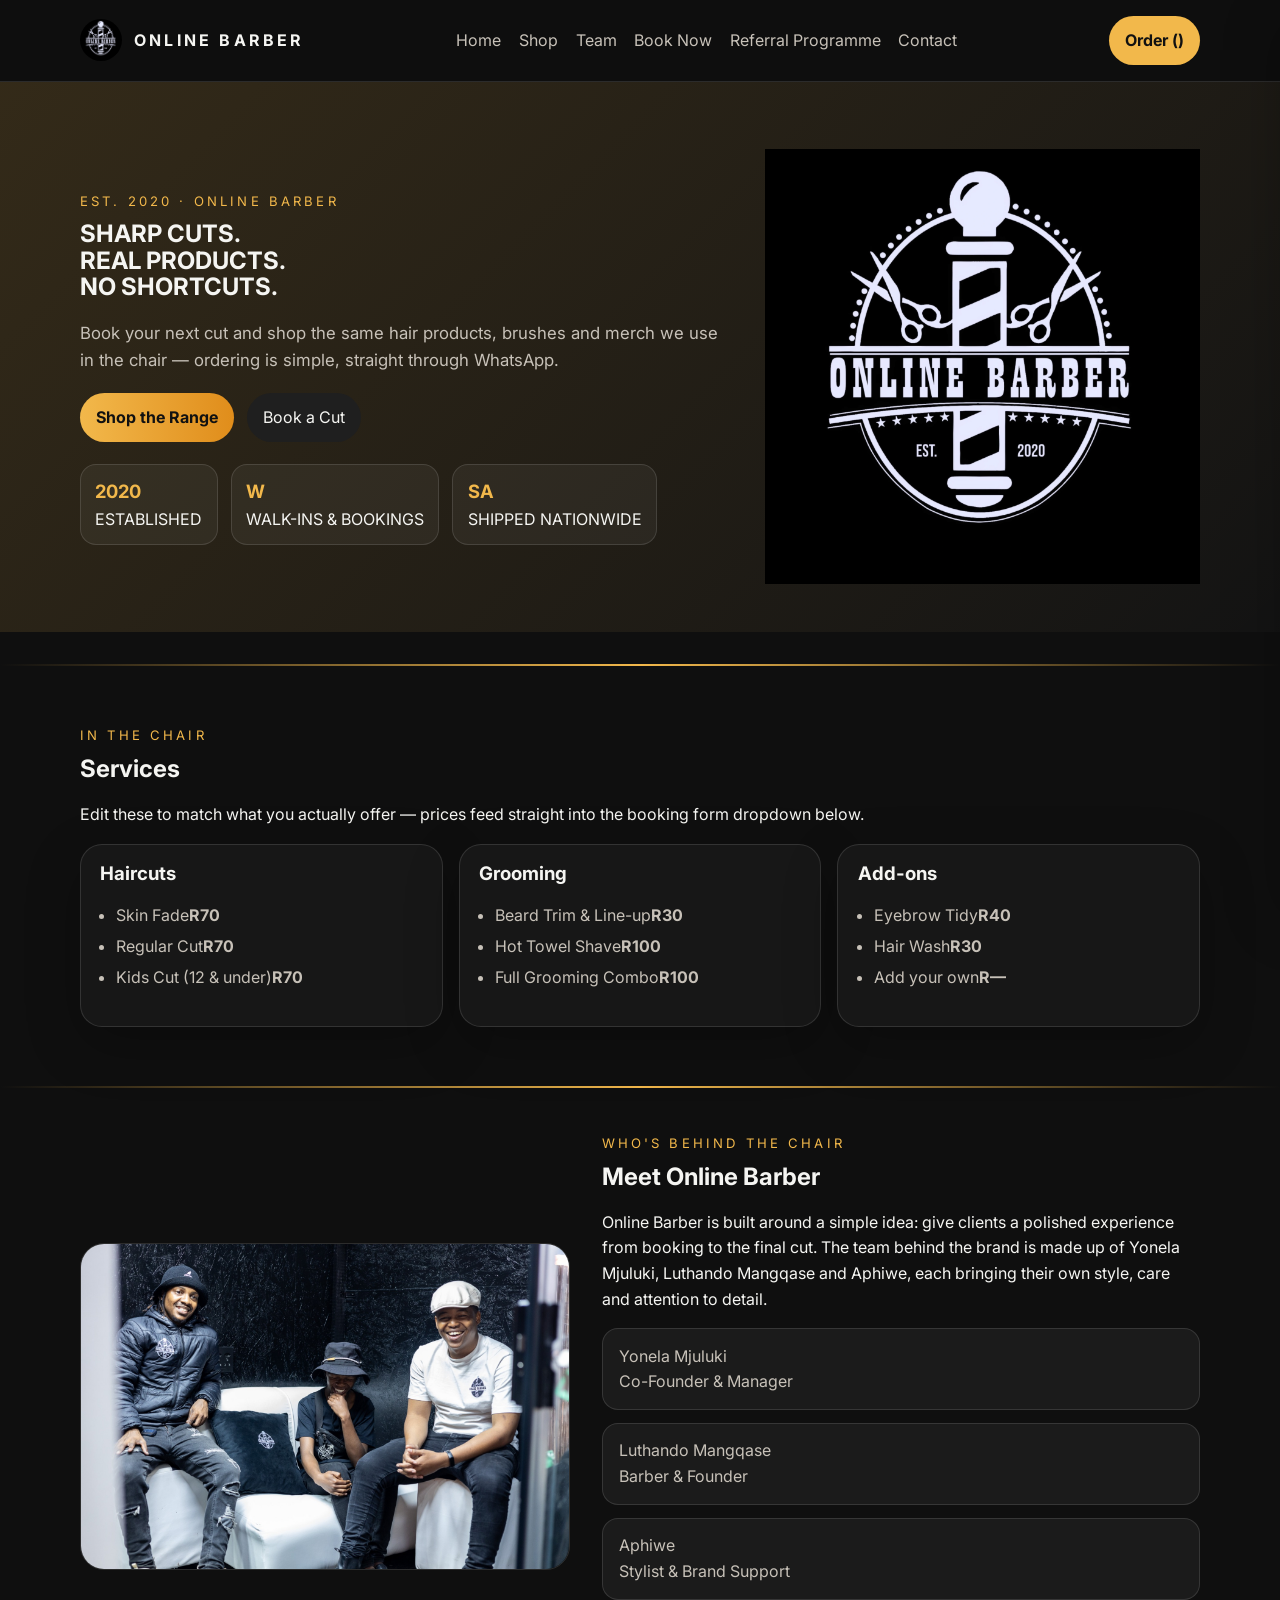
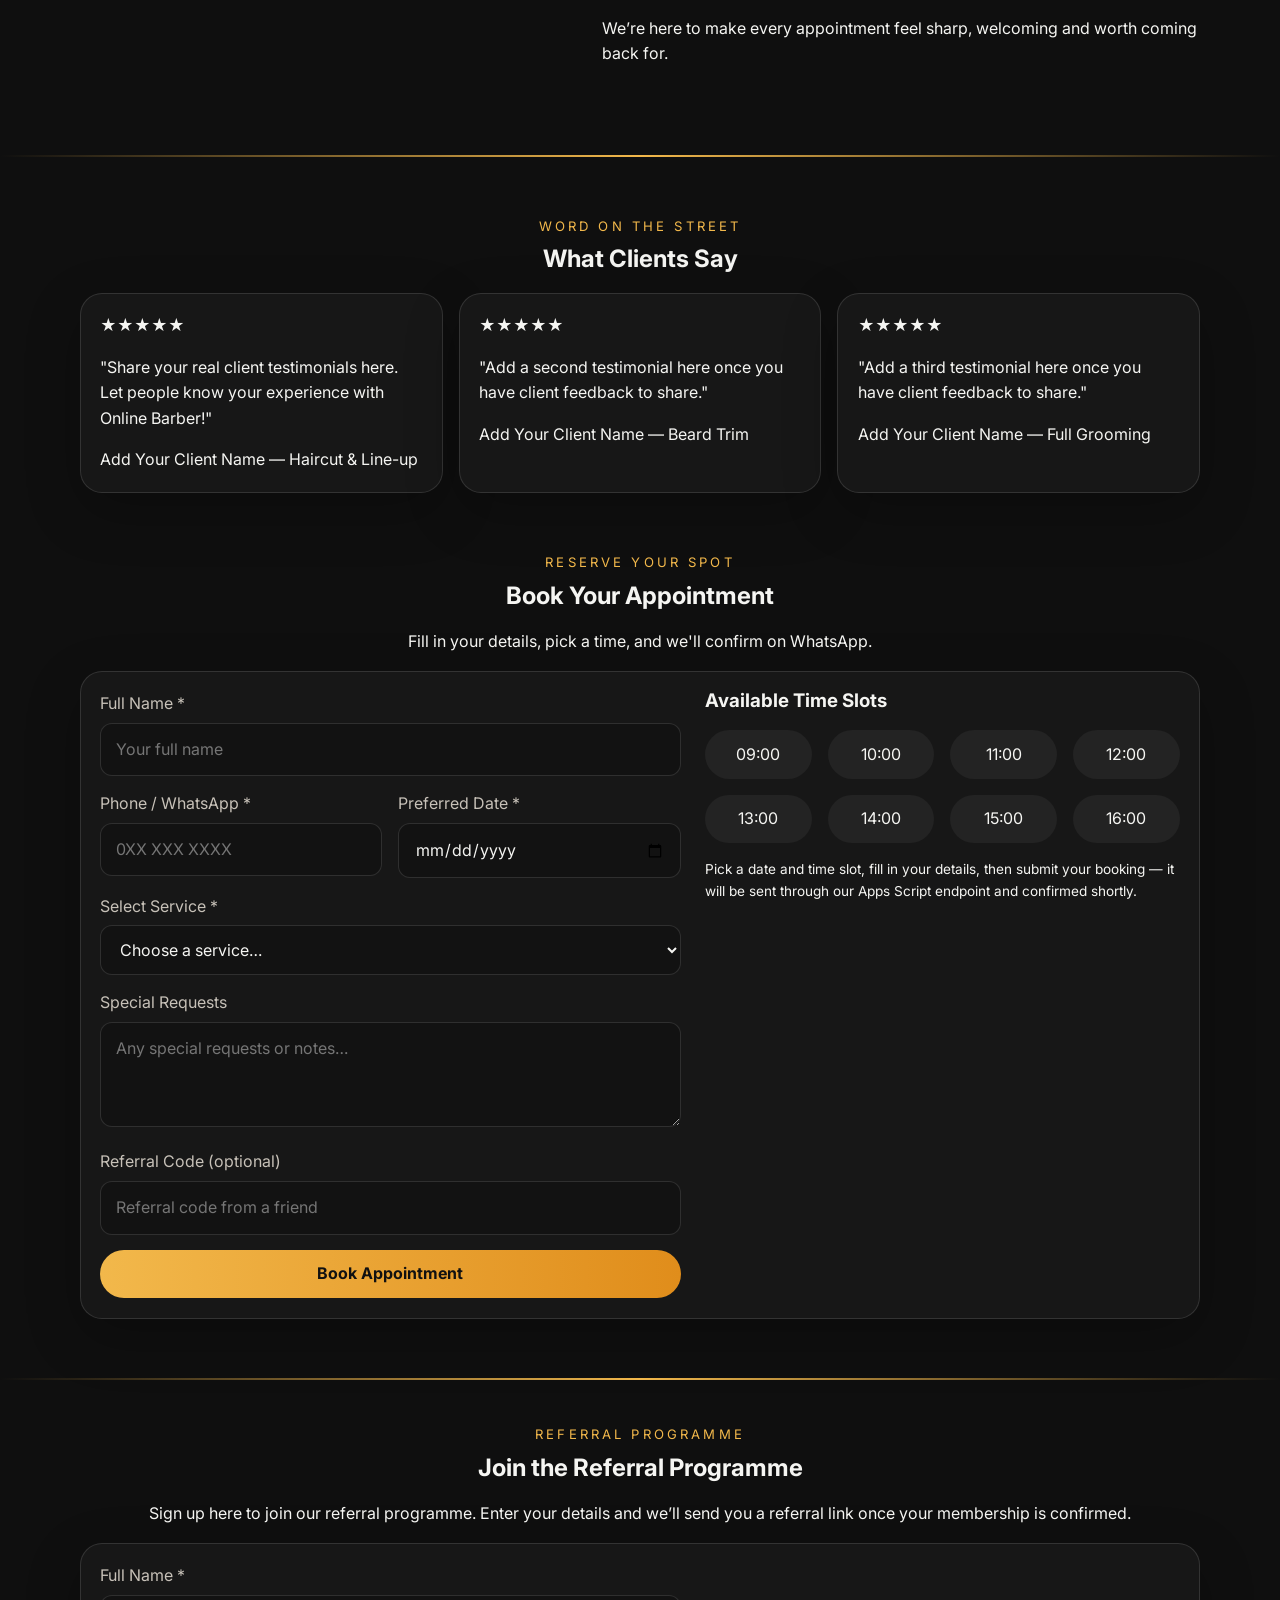
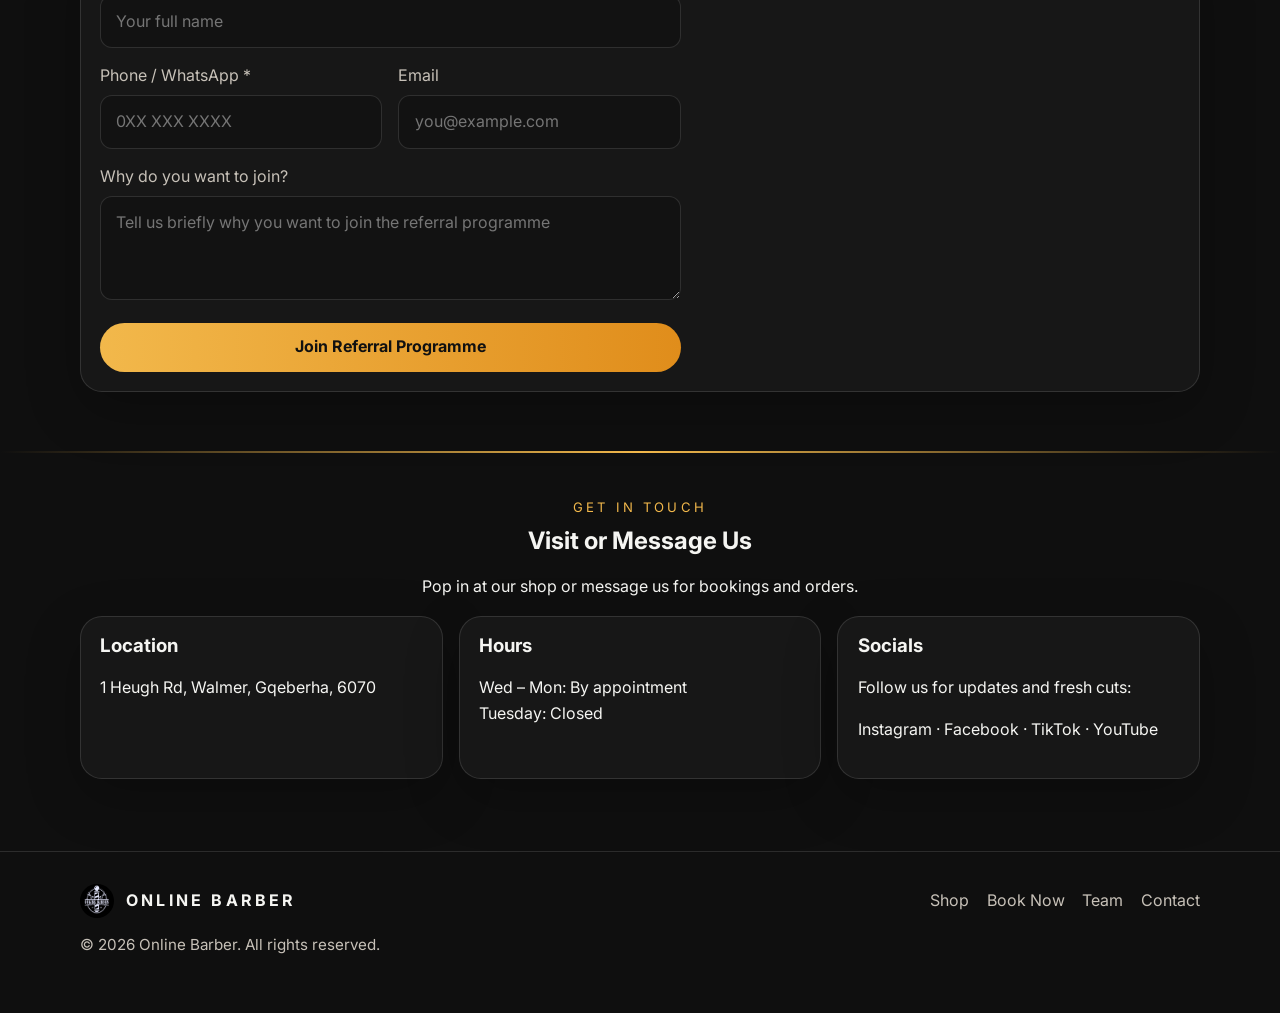
<file: index.html>
<!DOCTYPE html>
<html lang="en">
<head>
<meta charset="UTF-8">
<meta name="viewport" content="width=device-width, initial-scale=1.0">
<title> Online Barber — Cuts, Grooming Products &amp; Merch</title>
<meta name="description" content="Online Barber — book a cut, shop hair products, brushes and merch. Est. 2020.">
<link rel="icon" href="./assets/images/online-barber-logo.webp">
<link rel="preconnect" href="https://fonts.googleapis.com">
<link href="https://fonts.googleapis.com/css2?family=Bebas+Neue&family=Oswald:wght@400;500;600&family=Inter:wght@400;500&display=swap" rel="stylesheet">
<link rel="stylesheet" href="./assets/css/style.css">
</head>
<body>

<!-- NAV -->
<nav class="navbar">
  <div class="wrap">
    <a href="./index.html" class="brand">
      <img src="./assets/images/online-barber-logo.webp" alt="Online Barber logo">
      ONLINE BARBER
    </a>
    <ul class="nav-links" id="navLinks">
      <li><a href="./index.html#home">Home</a></li>
      <li><a href="./shop.html">Shop</a></li>
      <li><a href="./index.html#team">Team</a></li>
      <li><a href="./index.html#booking">Book Now</a></li>
      <li><a href="./index.html#referral">Referral Programme</a></li>
      <li><a href="./index.html#contact">Contact</a></li>
    </ul>
    <div style="display:flex; align-items:center; gap:14px;">
      <button class="nav-cart" id="openCartBtn">Order (<span class="cart-count">0</span>)</button>
      <button class="nav-toggle" id="navToggle" aria-label="Menu">☰</button>
    </div>
  </div>
</nav>

<!-- HERO -->
<section id="home" class="hero">
  <div class="wrap">
    <div class="hero-copy">
      <span class="eyebrow">Est. 2020 · Online Barber</span>
      <h1>SHARP CUTS.<br>REAL PRODUCTS.<br>NO SHORTCUTS.</h1>
      <p class="lead">Book your next cut and shop the same hair products, brushes and merch we use in the chair — ordering is simple, straight through WhatsApp.</p>
      <div class="hero-actions">
        <a href="./shop.html" class="btn btn-primary">Shop the Range</a>
        <a href="#booking" class="btn">Book a Cut</a>
      </div>
      <div class="hero-badge-row">
        <div class="hero-badge"><div class="num">2020</div>ESTABLISHED</div>
        <div class="hero-badge"><div class="num">W</div>WALK-INS &amp; BOOKINGS</div>
        <div class="hero-badge"><div class="num">SA</div>SHIPPED NATIONWIDE</div>
      </div>
    </div>
    <div class="hero-visual">
      <img src="./assets/images/online-barber-logo.webp" alt="Online Barber logo">
    </div>
  </div>
</section>

<div class="pole-divider"></div>

<!-- SERVICES -->
<section id="services">
  <div class="wrap">
    <div class="section-head">
      <span class="eyebrow">In the Chair</span>
      <h2>Services</h2>
      <p>Edit these to match what you actually offer — prices feed straight into the booking form dropdown below.</p>
    </div>
    <div class="card-grid">
      <div class="service-card">
        <h3>Haircuts</h3>
        <ul>
          <li><span>Skin Fade</span><strong>R70</strong></li>
          <li><span>Regular Cut</span><strong>R70</strong></li>
          <li><span>Kids Cut (12 &amp; under)</span><strong>R70</strong></li>
        </ul>
      </div>
      <div class="service-card">
        <h3>Grooming</h3>
        <ul>
          <li><span>Beard Trim &amp; Line-up</span><strong>R30</strong></li>
          <li><span>Hot Towel Shave</span><strong>R100</strong></li>
          <li><span>Full Grooming Combo</span><strong>R100</strong></li>
        </ul>
      </div>
      <div class="service-card">
        <h3>Add-ons</h3>
        <ul>
          <li><span>Eyebrow Tidy</span><strong>R40</strong></li>
          <li><span>Hair Wash</span><strong>R30</strong></li>
          <li><span>Add your own</span><strong>R—</strong></li>
        </ul>
      </div>
    </div>
  </div>
</section>

<div class="pole-divider thin"></div>

<!-- ABOUT / TEAM -->
<section id="team">
  <div class="wrap">
    <div class="team-grid">
      <div class="team-photo-wrap">
        <img src="./assets/images/team-photo.jpg" alt="The Online Barber team">
      </div>
      <div>
        <span class="eyebrow">Who's Behind the Chair</span>
        <h2>Meet Online Barber</h2>
        <p>Online Barber is built around a simple idea: give clients a polished experience from booking to the final cut. The team behind the brand is made up of Yonela Mjuluki, Luthando Mangqase and Aphiwe, each bringing their own style, care and attention to detail.</p>
        <div class="founder-slots">
          <div class="founder-slot">Yonela Mjuluki<br>Co-Founder &amp; Manager</div>
          <div class="founder-slot">Luthando Mangqase<br>Barber &amp; Founder</div>
          <div class="founder-slot">Aphiwe<br>Stylist &amp; Brand Support</div>
        </div>
        <p class="team-note">We’re here to make every appointment feel sharp, welcoming and worth coming back for.</p>
      </div>
    </div>
  </div>
</section>

<div class="pole-divider"></div>

<!-- TESTIMONIALS -->
<section id="testimonials">
  <div class="wrap">
    <div class="section-head center">
      <span class="eyebrow">Word on the Street</span>
      <h2>What Clients Say</h2>
    </div>
    <div class="card-grid" id="testimonialGrid"></div>
  </div>
</section>

<!-- BOOKING -->
<section id="booking" class="booking">
  <div class="wrap">
    <div class="section-head center">
      <span class="eyebrow">Reserve Your Spot</span>
      <h2>Book Your Appointment</h2>
      <p>Fill in your details, pick a time, and we'll confirm on WhatsApp.</p>
    </div>
    <div class="booking-form-container">
      <form id="bookingForm" class="booking-form">
        <div id="bookingStatus" class="booking-status" role="status" aria-live="polite"></div>
        <div class="form-row">
          <label for="name">Full Name *</label>
          <input type="text" id="name" name="name" placeholder="Your full name" required>
        </div>
        <div class="two-col">
          <div class="form-row">
            <label for="phone">Phone / WhatsApp *</label>
            <input type="tel" id="phone" name="phone" placeholder="0XX XXX XXXX" required>
          </div>
          <div class="form-row">
            <label for="date">Preferred Date *</label>
            <input type="date" id="date" name="date" required>
          </div>
        </div>
        <div class="form-row">
          <label for="service">Select Service *</label>
          <select id="service" name="service" required>
            <option value="">Choose a service…</option>
            <option value="skin-fade">Skin Fade — R70</option>
            <option value="regular-cut">Regular Cut — R70</option>
            <option value="kids-cut">Kids Cut — R70</option>
            <option value="beard-trim">Beard Trim &amp; Line-up — R30</option>
            <option value="hot-towel-shave">Hot Towel Shave — R100</option>
            <option value="full-grooming">Full Grooming Combo — R100</option>
          </select>
        </div>
        <div class="form-row">
          <label for="notes">Special Requests</label>
          <textarea id="notes" name="notes" rows="3" placeholder="Any special requests or notes…"></textarea>
        </div>
        <div class="form-row">
          <label for="referralCode">Referral Code (optional)</label>
          <input type="text" id="referralCode" name="referralCode" placeholder="Referral code from a friend">
        </div>
        <button type="submit" class="btn btn-primary btn-block">Book Appointment</button>
      </form>

      <div>
        <h3>Available Time Slots</h3>
        <div id="slotsContainer" class="slots-grid"></div>
        <p style="font-size:0.85rem; color:var(--smoke); margin-top:16px;">Pick a date and time slot, fill in your details, then submit your booking — it will be sent through our Apps Script endpoint and confirmed shortly.</p>
      </div>
    </div>
  </div>
</section>

<div class="pole-divider thin"></div>

<!-- REFERRAL PROGRAMME -->
<section id="referral" class="referral-programme">
  <div class="wrap">
    <div class="section-head center">
      <span class="eyebrow">Referral Programme</span>
      <h2>Join the Referral Programme</h2>
      <p>Sign up here to join our referral programme. Enter your details and we’ll send you a referral link once your membership is confirmed.</p>
    </div>
    <div class="booking-form-container">
      <form id="referralJoinForm" class="booking-form">
        <div id="referralJoinStatus" class="booking-status" role="status" aria-live="polite"></div>
        <div class="form-row">
          <label for="refName">Full Name *</label>
          <input type="text" id="refName" name="refName" placeholder="Your full name" required>
        </div>
        <div class="two-col">
          <div class="form-row">
            <label for="refPhone">Phone / WhatsApp *</label>
            <input type="tel" id="refPhone" name="refPhone" placeholder="0XX XXX XXXX" required>
          </div>
          <div class="form-row">
            <label for="refEmail">Email</label>
            <input type="email" id="refEmail" name="refEmail" placeholder="you@example.com">
          </div>
        </div>
        <div class="form-row">
          <label for="refMessage">Why do you want to join?</label>
          <textarea id="refMessage" name="refMessage" rows="3" placeholder="Tell us briefly why you want to join the referral programme"></textarea>
        </div>
        <button type="submit" class="btn btn-primary btn-block">Join Referral Programme</button>
      </form>
    </div>
  </div>
</section>

<div class="pole-divider thin"></div>

<!-- CONTACT -->
<section id="contact">
  <div class="wrap">
    <div class="section-head center">
      <span class="eyebrow">Get In Touch</span>
      <h2>Visit or Message Us</h2>
      <p>Pop in at our shop or message us for bookings and orders.</p>
    </div>
    <div class="card-grid">
      <div class="service-card">
        <h3>Location</h3>
        <p>1 Heugh Rd, Walmer, Gqeberha, 6070</p>
      </div>
      <div class="service-card">
        <h3>Hours</h3>
        <p>Wed – Mon: By appointment<br>Tuesday: Closed</p>
      </div>
      <div class="service-card">
        <h3>Socials</h3>
        <p>Follow us for updates and fresh cuts:</p>
        <p><a href="https://www.instagram.com/online_baber_sa?igsh=MTk5cTl0amdnMGE4eg==" target="_blank" rel="noopener noreferrer">Instagram</a> · <a href="https://www.facebook.com/profile.php?id=100094385382205" target="_blank" rel="noopener noreferrer">Facebook</a> · <a href="https://www.tiktok.com/@onlinebarber2020" target="_blank" rel="noopener noreferrer">TikTok</a> · <a href="https://www.youtube.com/@Online_Barber" target="_blank" rel="noopener noreferrer">YouTube</a></p>
      </div>
    </div>
  </div>
</section>

<footer>
  <div class="wrap">
    <div class="footer-grid">
      <div class="brand">
        <img src="./assets/images/online-barber-logo.webp" alt="Online Barber logo" style="height:34px;width:34px;">ONLINE BARBER
      </div>
      <ul class="nav-links" style="position:static;">
        <li><a href="./shop.html">Shop</a></li>
        <li><a href="#booking">Book Now</a></li>
        <li><a href="#team">Team</a></li>
        <li><a href="#contact">Contact</a></li>
      </ul>
    </div>
    <p class="footer-copy">© 2026 Online Barber. All rights reserved.</p>
  </div>
</footer>

<!-- CART DRAWER (shared across pages) -->
<div class="cart-overlay" id="cartOverlay"></div>
<div class="cart-drawer" id="cartDrawer">
  <div class="cart-header">
    <h3 style="margin:0;">Your Order</h3>
    <button class="cart-close" id="cartCloseBtn">&times;</button>
  </div>
  <div class="cart-items" id="cartItems"></div>
  <div class="cart-footer" id="cartFooter" style="display:none;">
    <div class="cart-total"><span>Total</span><span id="cartTotalValue">R0</span></div>
    <button class="btn" id="generateReferralBtn">Get referral link</button>
    <button class="btn btn-primary btn-block" id="checkoutBtn">Send Order via WhatsApp</button>
  </div>
</div>

<script src="./assets/js/cart.js?v=3"></script>
<script src="./assets/js/booking.js?v=3"></script>
<script src="./assets/js/testimonials.js?v=3"></script>
</body>
</html>
</file>
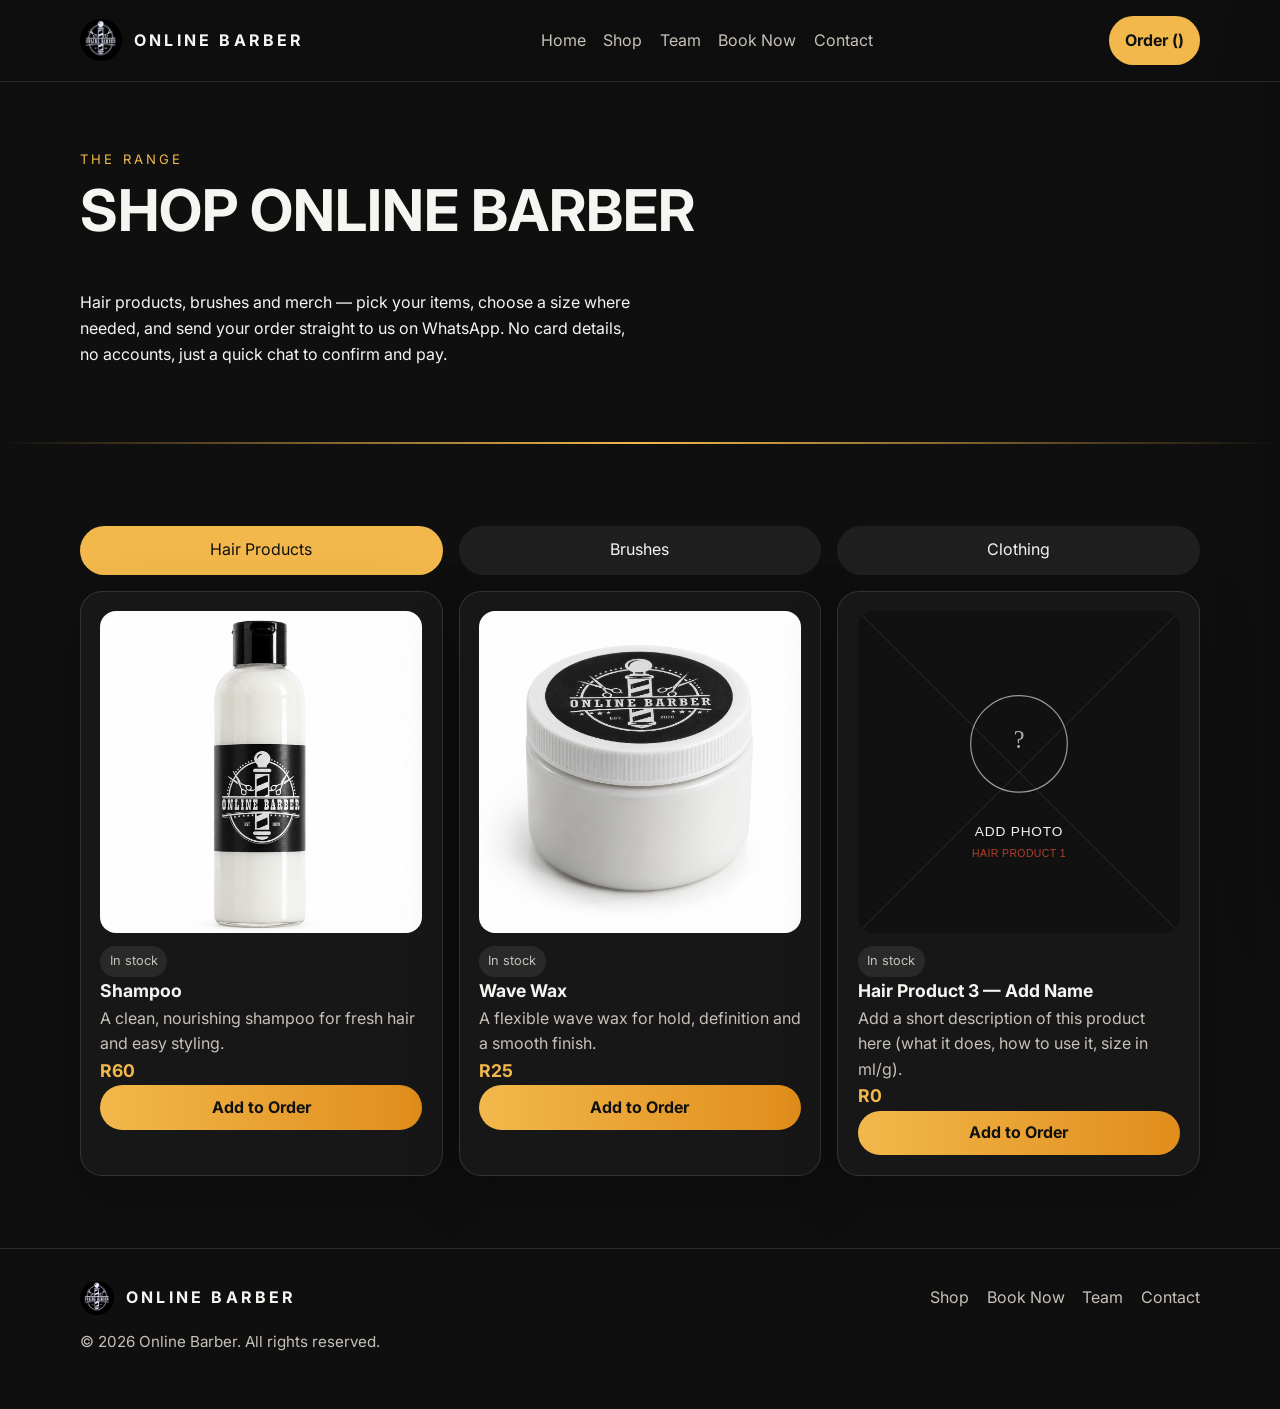
<file: shop.html>
<!DOCTYPE html>
<html lang="en">
<head>
<meta charset="UTF-8">
<meta name="viewport" content="width=device-width, initial-scale=1.0">
<title>Shop — Online Barber</title>
<meta name="description" content="Shop Online Barber hair products, brushes and merch. Order straight through WhatsApp.">
<link rel="icon" href="./assets/images/online-barber-logo.webp">
<link rel="preconnect" href="https://fonts.googleapis.com">
<link href="https://fonts.googleapis.com/css2?family=Bebas+Neue&family=Oswald:wght@400;500;600&family=Inter:wght@400;500&display=swap" rel="stylesheet">
<link rel="stylesheet" href="./assets/css/style.css">
</head>
<body>

<!-- NAV -->
<nav class="navbar">
  <div class="wrap">
    <a href="./index.html" class="brand">
      <img src="./assets/images/online-barber-logo.webp" alt="Online Barber logo">
      ONLINE BARBER
    </a>
    <ul class="nav-links" id="navLinks">
      <li><a href="./index.html#home">Home</a></li>
      <li><a href="./shop.html">Shop</a></li>
      <li><a href="./index.html#team">Team</a></li>
      <li><a href="./index.html#booking">Book Now</a></li>
      <li><a href="./index.html#contact">Contact</a></li>
    </ul>
    <div style="display:flex; align-items:center; gap:14px;">
      <button class="nav-cart" id="openCartBtn">Order (<span class="cart-count">0</span>)</button>
      <button class="nav-toggle" id="navToggle" aria-label="Menu">☰</button>
    </div>
  </div>
</nav>

<section style="padding-top:64px; padding-bottom:40px;">
  <div class="wrap">
    <span class="eyebrow">The Range</span>
    <h1 style="font-size:clamp(2.2rem,5vw,3.6rem);">SHOP ONLINE BARBER</h1>
    <p style="max-width:56ch;">Hair products, brushes and merch — pick your items, choose a size where needed, and send your order straight to us on WhatsApp. No card details, no accounts, just a quick chat to confirm and pay.</p>
  </div>
</section>

<div class="pole-divider thin"></div>

<section style="padding-top:56px;">
  <div class="wrap">
    <div class="shop-tabs" id="shopTabs"></div>
    <div class="card-grid" id="productGrid"></div>
  </div>
</section>

<footer>
  <div class="wrap">
    <div class="footer-grid">
      <div class="brand"><img src="./assets/images/online-barber-logo.webp" alt="Online Barber logo" style="height:34px;width:34px;">ONLINE BARBER</div>
      <ul class="nav-links" style="position:static;">
        <li><a href="./shop.html">Shop</a></li>
        <li><a href="./index.html#booking">Book Now</a></li>
        <li><a href="./index.html#team">Team</a></li>
        <li><a href="./index.html#contact">Contact</a></li>
      </ul>
    </div>
    <p class="footer-copy">© 2026 Online Barber. All rights reserved.</p>
  </div>
</footer>

<!-- CART DRAWER (shared across pages) -->
<div class="cart-overlay" id="cartOverlay"></div>
<div class="cart-drawer" id="cartDrawer">
  <div class="cart-header">
    <h3 style="margin:0;">Your Order</h3>
    <button class="cart-close" id="cartCloseBtn">&times;</button>
  </div>
  <div class="cart-items" id="cartItems"></div>
  <div class="cart-footer" id="cartFooter" style="display:none;">
    <div class="cart-total"><span>Total</span><span id="cartTotalValue">R0</span></div>
    <button class="btn btn-primary btn-block" id="checkoutBtn">Send Order via WhatsApp</button>
  </div>
</div>

<script src="./assets/js/cart.js"></script>
<script src="./assets/js/shop.js"></script>
</body>
</html>
</file>
<file: assets/css/style.css>
:root {
  --bg: #0f0f0f;
  --panel: #171717;
  --panel-2: #1f1f1f;
  --text: #f5f5f2;
  --muted: #c7c1b8;
  --accent: #f2b84b;
  --accent-2: #e08d1b;
  --line: rgba(255,255,255,0.12);
  --shadow: 0 18px 55px rgba(0,0,0,0.24);
}

* { box-sizing: border-box; }
body {
  margin: 0;
  font-family: Inter, Arial, sans-serif;
  background: var(--bg);
  color: var(--text);
  line-height: 1.6;
}
a { color: inherit; text-decoration: none; }
img { max-width: 100%; display: block; }
button, input, select, textarea {
  font: inherit;
}
.wrap {
  width: min(1120px, calc(100% - 2rem));
  margin: 0 auto;
}
.navbar {
  position: sticky;
  top: 0;
  z-index: 20;
  background: rgba(15,15,15,0.95);
  border-bottom: 1px solid var(--line);
  backdrop-filter: blur(10px);
}
.navbar .wrap {
  display: flex;
  align-items: center;
  justify-content: space-between;
  gap: 1rem;
  padding: 1rem 0;
}
.brand {
  display: inline-flex;
  align-items: center;
  gap: 0.75rem;
  font-weight: 700;
  letter-spacing: 0.2em;
}
.brand img {
  width: 42px;
  height: 42px;
  border-radius: 50%;
}
.nav-links {
  display: flex;
  gap: 1.1rem;
  list-style: none;
  padding: 0;
  margin: 0;
}
.nav-links a { color: var(--muted); }
.nav-links a:hover { color: var(--text); }
.nav-cart, .nav-toggle, .btn, .slot-btn, .shop-tab, .size-chip, .cart-close, .cart-remove {
  border: 0;
  cursor: pointer;
}
.nav-cart, .btn, .slot-btn, .shop-tab, .size-chip {
  background: var(--panel-2);
  color: var(--text);
  border-radius: 999px;
  padding: 0.72rem 1rem;
}
.nav-cart { background: var(--accent); color: #111; font-weight: 700; }
.nav-toggle { display: none; background: transparent; color: var(--text); font-size: 1.25rem; }
.hero {
  padding: 4.2rem 0 3rem;
  background: linear-gradient(135deg, rgba(242,184,75,0.16), rgba(255,255,255,0.02));
}
.hero .wrap {
  display: grid;
  grid-template-columns: 1.2fr 0.8fr;
  gap: 2rem;
  align-items: center;
}
.eyebrow {
  display: inline-block;
  text-transform: uppercase;
  letter-spacing: 0.24em;
  color: var(--accent);
  font-size: 0.82rem;
  margin-bottom: 0.6rem;
}
h1, h2, h3 { line-height: 1.1; margin-top: 0; }
.lead { font-size: 1.05rem; color: var(--muted); max-width: 60ch; }
.hero-actions {
  display: flex;
  flex-wrap: wrap;
  gap: 0.8rem;
  margin: 1.2rem 0 1.4rem;
}
.btn-primary { background: linear-gradient(90deg, var(--accent), var(--accent-2)); color: #111; font-weight: 700; }
.hero-badge-row {
  display: flex;
  flex-wrap: wrap;
  gap: 0.8rem;
}
.hero-badge {
  background: rgba(255,255,255,0.05);
  border: 1px solid var(--line);
  border-radius: 16px;
  padding: 0.75rem 0.9rem;
  min-width: 120px;
}
.hero-badge .num { font-size: 1.15rem; font-weight: 700; color: var(--accent); }
.pole-divider {
  height: 2px;
  background: linear-gradient(90deg, transparent, var(--accent), transparent);
  margin: 2rem 0 2.5rem;
}
.pole-divider.thin { margin: 1.2rem 0 1.6rem; }
section { padding: 1rem 0 2.5rem; }
.section-head.center { text-align: center; }
.card-grid, .shop-tabs, .slots-grid {
  display: grid;
  gap: 1rem;
}
.card-grid { grid-template-columns: repeat(3, minmax(0,1fr)); }
.service-card, .testimonial-card, .product-card, .booking-form-container, .cart-drawer {
  background: var(--panel);
  border: 1px solid var(--line);
  border-radius: 22px;
  padding: 1.2rem;
  box-shadow: var(--shadow);
}
.service-card ul { padding-left: 1rem; color: var(--muted); }
.service-card li { margin-bottom: 0.35rem; }
.team-grid { display: grid; grid-template-columns: 0.9fr 1.1fr; gap: 2rem; align-items: center; }
.team-photo-wrap img { border-radius: 24px; border: 1px solid var(--line); }
.founder-slots { display: grid; gap: 0.8rem; margin: 1rem 0; }
.founder-slot { background: rgba(255,255,255,0.05); border: 1px solid var(--line); border-radius: 16px; padding: 0.9rem 1rem; color: var(--muted); }
.booking-form-container { display: grid; grid-template-columns: 1.1fr 0.9fr; gap: 1.5rem; }
.booking-form .form-row { margin-bottom: 0.95rem; }
.booking-form label { display: block; margin-bottom: 0.4rem; color: var(--muted); }
.booking-form input, .booking-form select, .booking-form textarea {
  width: 100%;
  padding: 0.8rem 0.95rem;
  border-radius: 12px;
  border: 1px solid var(--line);
  background: #121212;
  color: var(--text);
}
.two-col { display: grid; grid-template-columns: 1fr 1fr; gap: 1rem; }
.btn-block { display: block; width: 100%; }
.btn-sm { padding: 0.6rem 0.9rem; }
.slots-grid { grid-template-columns: repeat(4, minmax(0,1fr)); }
.slot-btn { background: rgba(255,255,255,0.05); color: var(--text); }
.slot-btn.selected, .shop-tab.active, .size-chip.active { background: var(--accent); color: #111; }
.shop-tabs { grid-template-columns: repeat(3, minmax(0,1fr)); margin-bottom: 1rem; }
.product-card { display: flex; flex-direction: column; gap: 0.8rem; }
.product-media img { border-radius: 16px; aspect-ratio: 1/1; object-fit: cover; }
.stock-tag { display: inline-block; width: max-content; padding: 0.35rem 0.6rem; border-radius: 999px; background: rgba(255,255,255,0.08); font-size: 0.8rem; color: var(--muted); }
.stock-tag.out { background: rgba(255,0,0,0.16); color: #ff9b9b; }
.product-name { font-weight: 700; font-size: 1.1rem; }
.product-desc { color: var(--muted); margin: 0; }
.size-row { display: flex; flex-wrap: wrap; gap: 0.4rem; }
.size-chip { padding: 0.45rem 0.65rem; background: rgba(255,255,255,0.08); }
.product-price { font-weight: 700; color: var(--accent); font-size: 1.1rem; }
.cart-overlay {
  position: fixed; inset: 0; background: rgba(0,0,0,0.45); opacity: 0; pointer-events: none; transition: opacity .2s ease;
}
.cart-overlay.open { opacity: 1; pointer-events: auto; }
.cart-drawer {
  position: fixed; top: 0; right: 0; width: min(420px, 100%); height: 100%; border-radius: 0; transform: translateX(100%); transition: transform .2s ease; z-index: 40;
}
.cart-drawer.open { transform: translateX(0); }
.cart-header { display: flex; justify-content: space-between; align-items: center; margin-bottom: 0.8rem; }
.cart-close { background: none; color: var(--text); font-size: 1.35rem; }
.cart-item { display: flex; gap: 0.8rem; align-items: center; margin-bottom: 0.8rem; padding-bottom: 0.8rem; border-bottom: 1px solid var(--line); }
.cart-item img { width: 70px; height: 70px; object-fit: cover; border-radius: 12px; }
.cart-item-name { font-weight: 700; }
.cart-item-meta { color: var(--muted); font-size: 0.95rem; }
.cart-remove { background: none; color: var(--accent); padding: 0; margin-top: 0.35rem; }
.cart-total { display: flex; justify-content: space-between; margin: 1rem 0; font-weight: 700; }
.toast {
  position: fixed; bottom: 1.1rem; left: 50%; transform: translateX(-50%) translateY(100%); opacity: 0; pointer-events: none; background: #121212; color: var(--text); border: 1px solid var(--line); padding: 0.8rem 1rem; border-radius: 999px; transition: all .2s ease; z-index: 50;
}
.toast.show { opacity: 1; transform: translateX(-50%) translateY(0); }
footer { padding: 2rem 0 2.5rem; border-top: 1px solid var(--line); margin-top: 2rem; }
.footer-grid { display: flex; justify-content: space-between; align-items: center; gap: 1rem; }
.footer-copy { color: var(--muted); font-size: 0.95rem; }
@media (max-width: 900px) {
  .hero .wrap, .team-grid, .booking-form-container, .card-grid { grid-template-columns: 1fr; }
  .two-col { grid-template-columns: 1fr; }
}
@media (max-width: 700px) {
  .nav-links { display: none; }
  .nav-toggle { display: block; }
  .nav-links.open { display: flex; position: absolute; top: 100%; right: 1rem; flex-direction: column; background: var(--panel); padding: 1rem; border: 1px solid var(--line); border-radius: 16px; }
  .slots-grid, .shop-tabs { grid-template-columns: 1fr 1fr; }
  .footer-grid { flex-direction: column; align-items: flex-start; }
}
</file>
